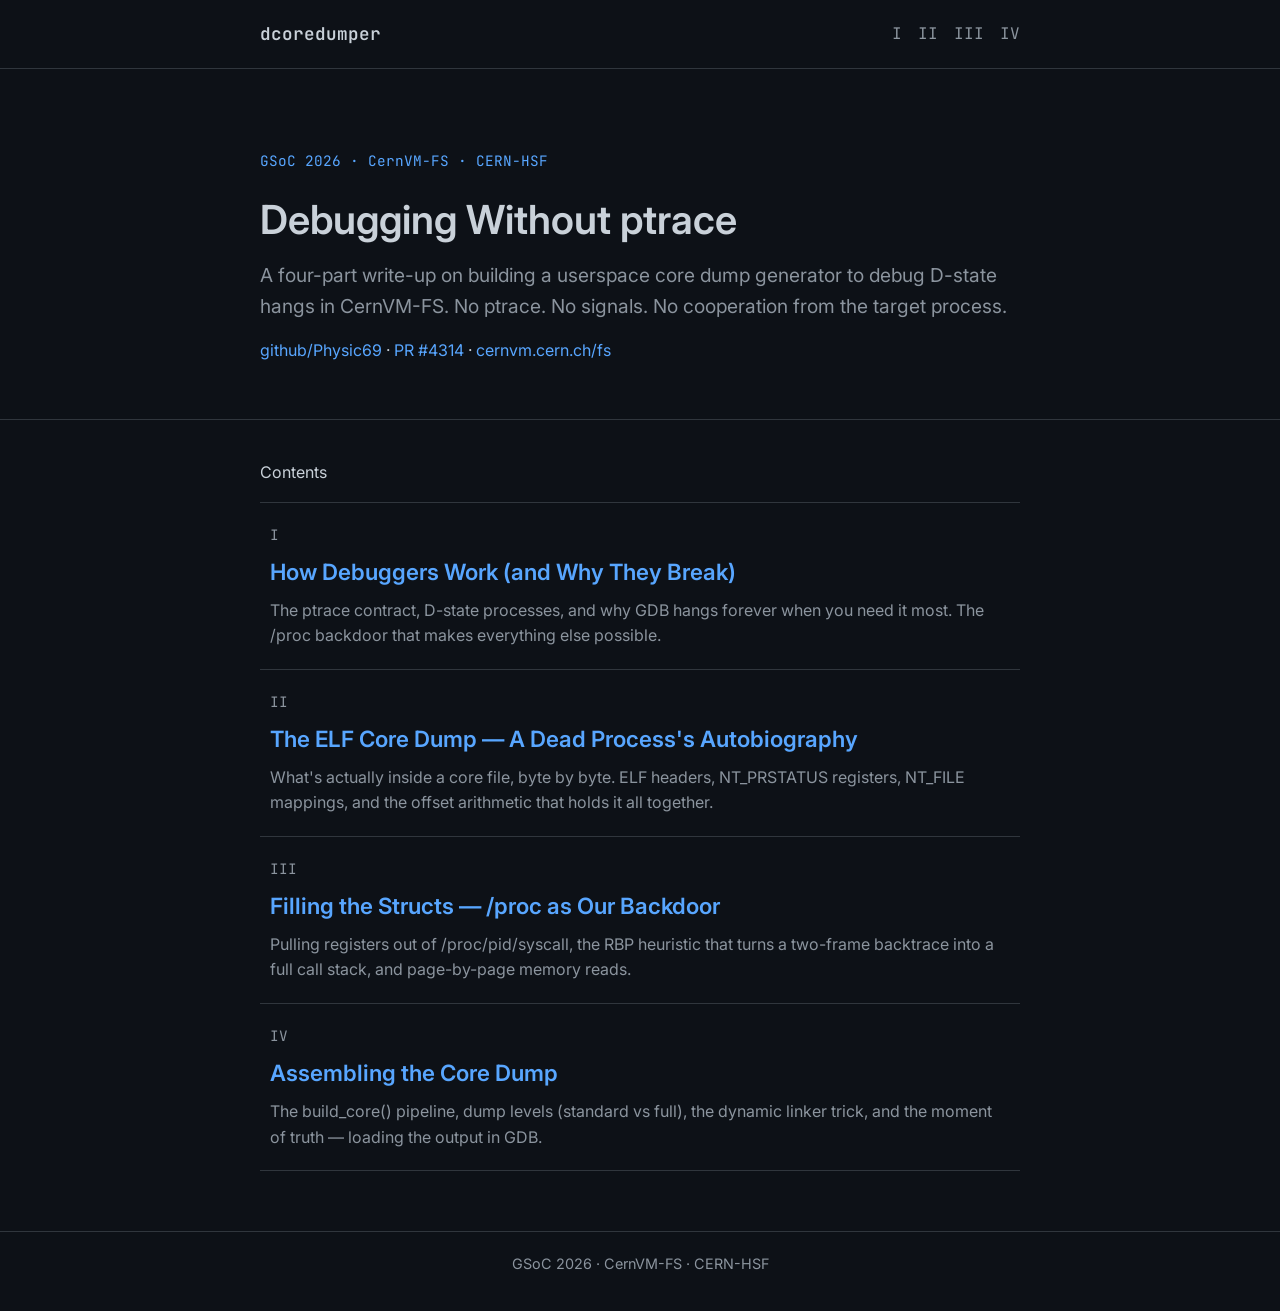
<file: index.html>
<!DOCTYPE html>
<html lang="en">
<head>
  <meta charset="UTF-8">
  <meta name="viewport" content="width=device-width, initial-scale=1.0">
  <title>Debugging Without ptrace</title>
  <meta name="description" content="How we built a userspace core dump generator to debug D-state hangs in CernVM-FS — a GSoC 2026 project.">
  <link rel="stylesheet" href="style.css">
</head>
<body>

<header class="site-header">
  <div class="container">
    <a href="index.html" class="logo"><span>dcoredumper</span></a>
    <nav class="site-nav">
      <a href="part1.html">I</a>
      <a href="part2.html">II</a>
      <a href="part3.html">III</a>
      <a href="part4.html">IV</a>
    </nav>
  </div>
</header>

<main>
  <section class="hero">
    <div class="container">
      <p class="kicker">GSoC 2026 · CernVM-FS · CERN-HSF</p>
      <h1>Debugging Without ptrace</h1>
      <p class="subtitle">A four-part write-up on building a userspace core dump generator to debug D-state hangs in CernVM-FS. No ptrace. No signals. No cooperation from the target process.</p>
      <p class="author"><a href="https://github.com/Physic69">github/Physic69</a> · <a href="https://github.com/cvmfs/cvmfs/pull/4314">PR #4314</a> · <a href="https://cernvm.cern.ch/fs/">cernvm.cern.ch/fs</a></p>
    </div>
  </section>

  <section class="container parts-toc">
    <p class="toc-heading">Contents</p>

    <a href="part1.html" class="part-entry">
      <div class="part-num">I</div>
      <div class="part-title">How Debuggers Work (and Why They Break)</div>
      <div class="part-desc">The ptrace contract, D-state processes, and why GDB hangs forever when you need it most. The /proc backdoor that makes everything else possible.</div>
    </a>

    <a href="part2.html" class="part-entry">
      <div class="part-num">II</div>
      <div class="part-title">The ELF Core Dump — A Dead Process's Autobiography</div>
      <div class="part-desc">What's actually inside a core file, byte by byte. ELF headers, NT_PRSTATUS registers, NT_FILE mappings, and the offset arithmetic that holds it all together.</div>
    </a>

    <a href="part3.html" class="part-entry">
      <div class="part-num">III</div>
      <div class="part-title">Filling the Structs — /proc as Our Backdoor</div>
      <div class="part-desc">Pulling registers out of /proc/pid/syscall, the RBP heuristic that turns a two-frame backtrace into a full call stack, and page-by-page memory reads.</div>
    </a>

    <a href="part4.html" class="part-entry">
      <div class="part-num">IV</div>
      <div class="part-title">Assembling the Core Dump</div>
      <div class="part-desc">The build_core() pipeline, dump levels (standard vs full), the dynamic linker trick, and the moment of truth — loading the output in GDB.</div>
    </a>
  </section>
</main>

<footer class="site-footer">
  <div class="container">
    <p>GSoC 2026 · CernVM-FS · CERN-HSF</p>
  </div>
</footer>

</body>
</html>
</file>
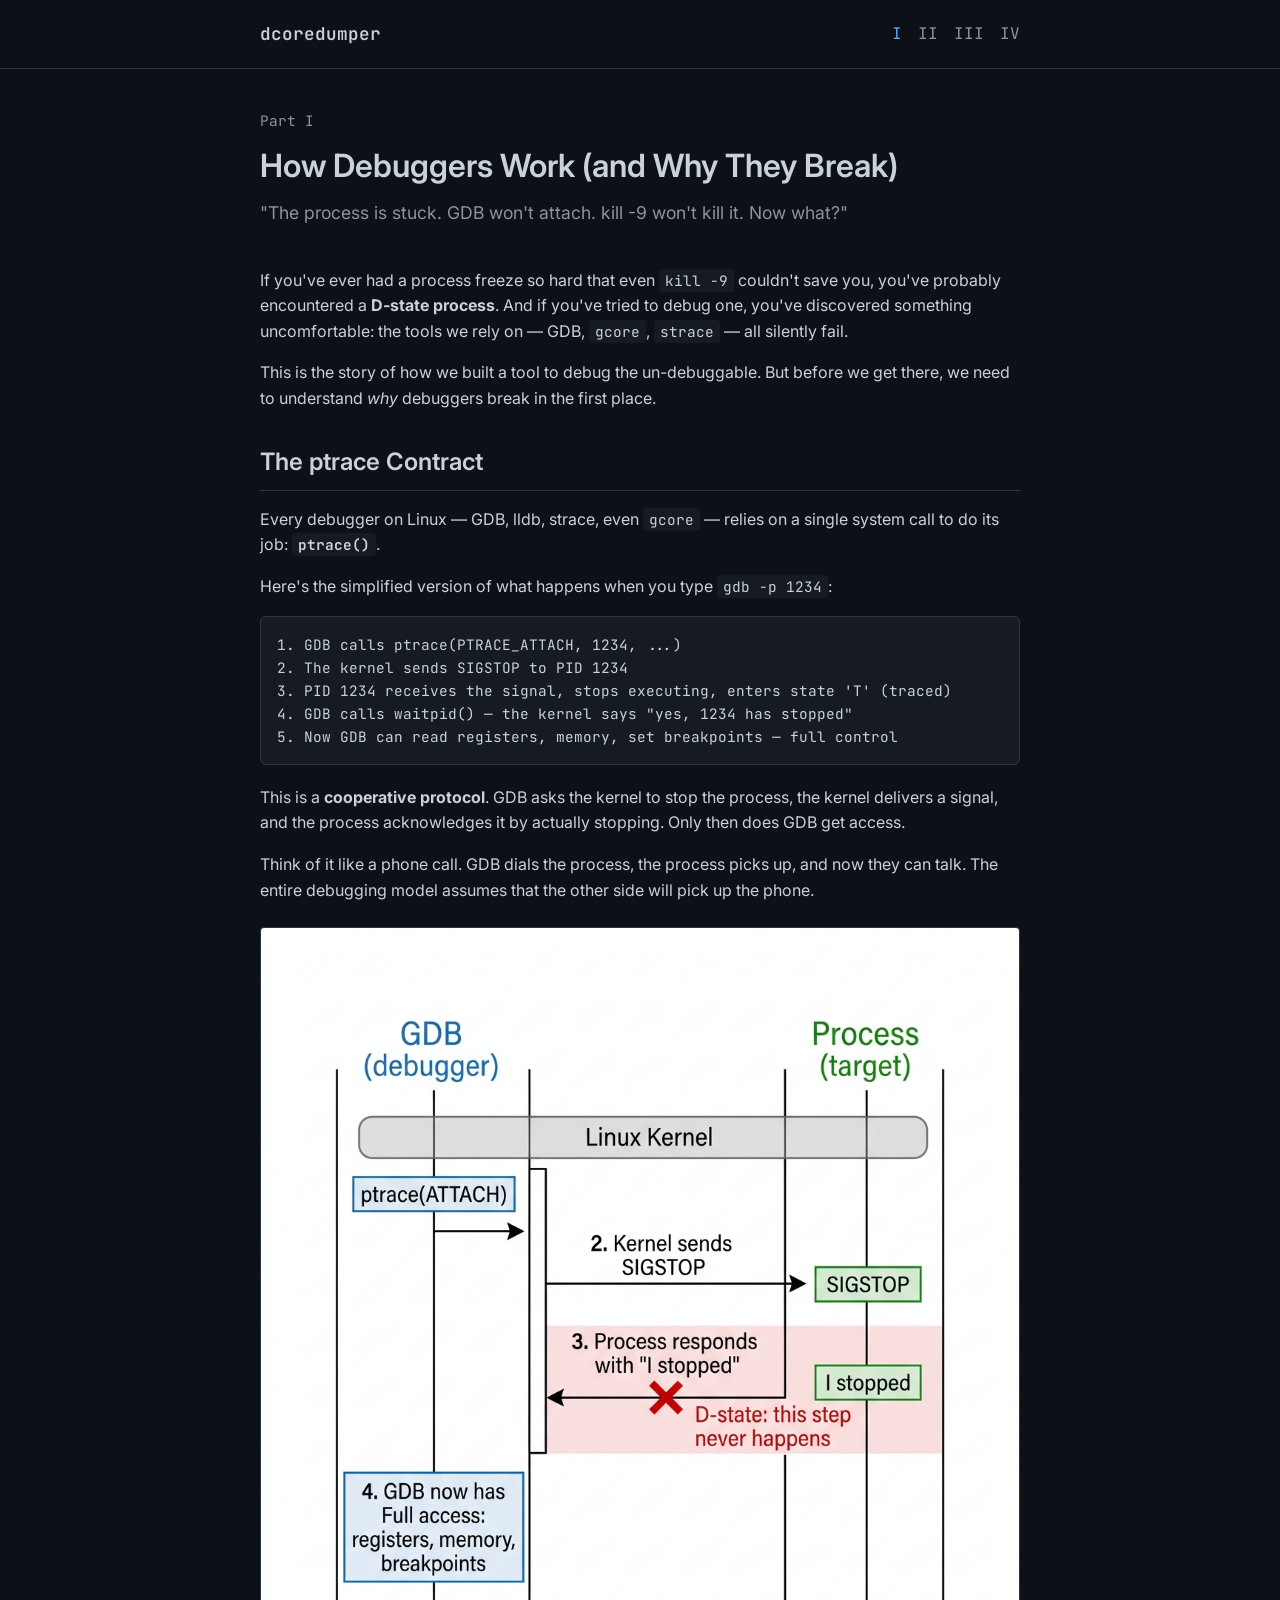
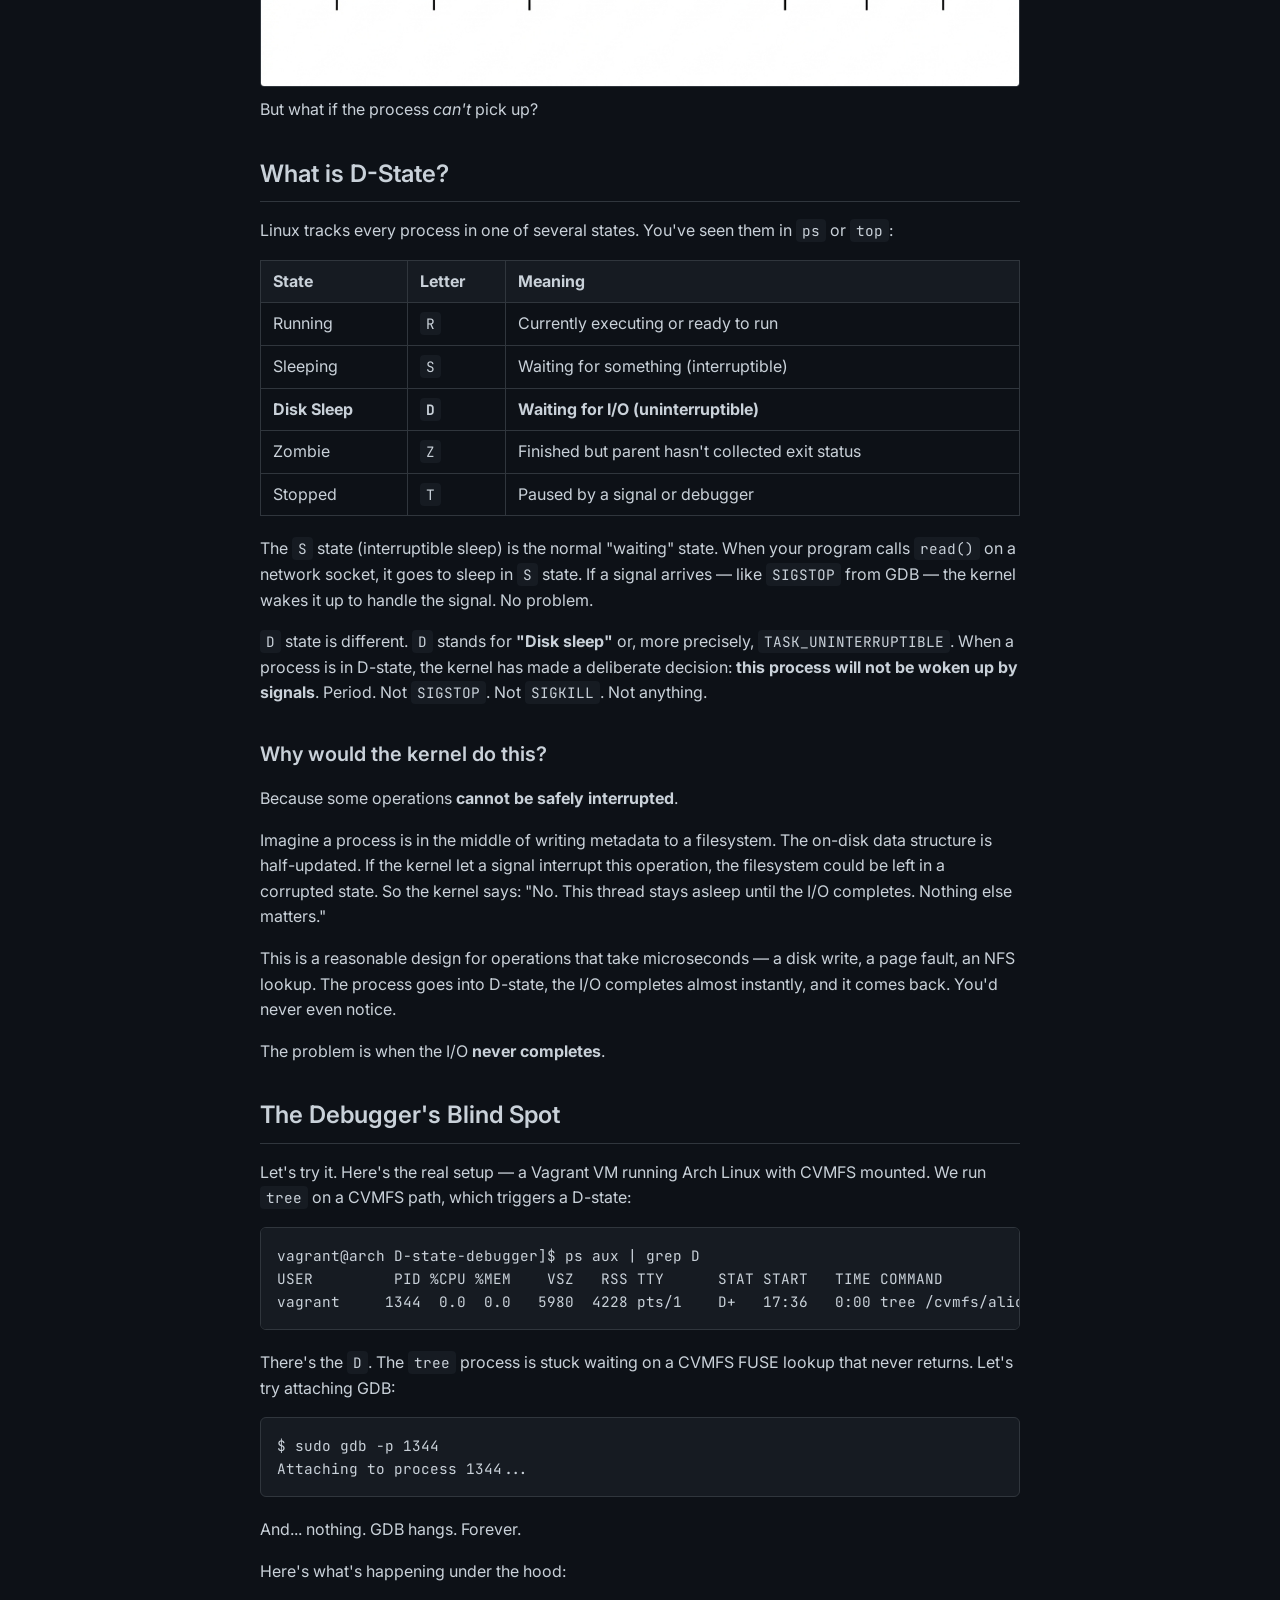
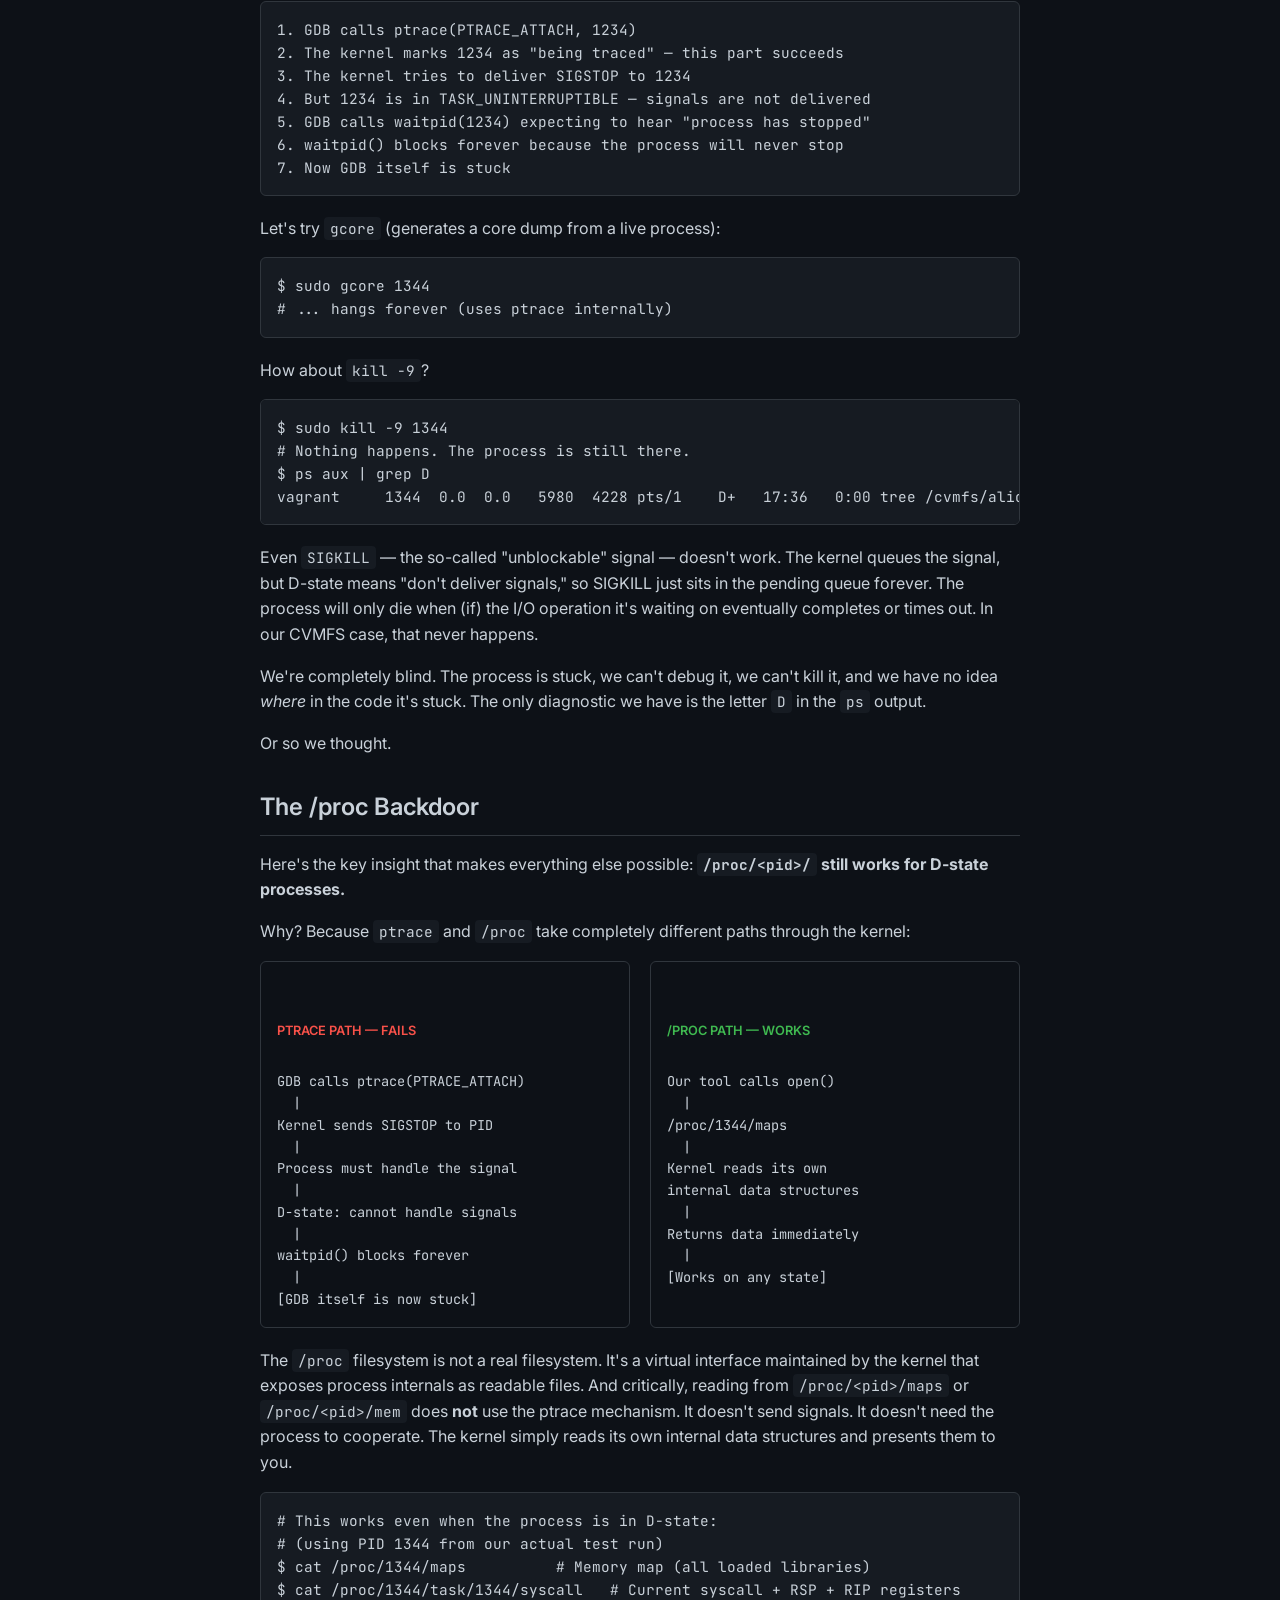
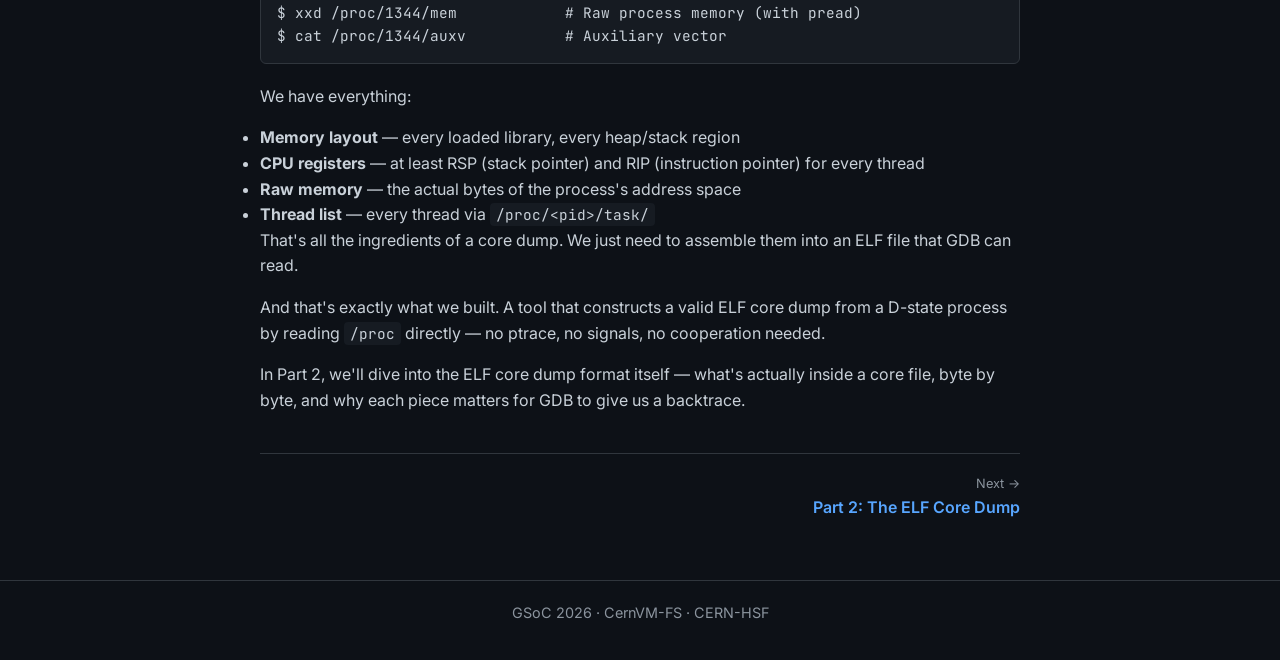
<file: part1.html>
<!DOCTYPE html>
<html lang="en">
<head>
  <meta charset="UTF-8">
  <meta name="viewport" content="width=device-width, initial-scale=1.0">
  <title>Part I: How Debuggers Work (and Why They Break)</title>
  <meta name="description" content="&quot;The process is stuck. GDB won't attach. kill -9 won't kill it. Now what?&quot;">
  <link rel="stylesheet" href="style.css">
</head>
<body>

<header class="site-header">
  <div class="container">
    <a href="index.html" class="logo"><span>dcoredumper</span></a>
    <nav class="site-nav">
      <a href="part1.html" class="active">I</a>
      <a href="part2.html">II</a>
      <a href="part3.html">III</a>
      <a href="part4.html">IV</a>
    </nav>
  </div>
</header>

<main class="article">
  <div class="container">

    <div class="article-meta">
      <div class="part-label">Part I</div>
      <h1>How Debuggers Work (and Why They Break)</h1>
      <p class="article-subtitle">"The process is stuck. GDB won't attach. kill -9 won't kill it. Now what?"</p>
    </div>

    <p>If you&#39;ve ever had a process freeze so hard that even <code>kill -9</code> couldn&#39;t save you, you&#39;ve probably encountered a <strong>D-state process</strong>. And if you&#39;ve tried to debug one, you&#39;ve discovered something uncomfortable: the tools we rely on — GDB, <code>gcore</code>, <code>strace</code> — all silently fail.</p>
<p>This is the story of how we built a tool to debug the un-debuggable. But before we get there, we need to understand <em>why</em> debuggers break in the first place.</p>
<h2>The ptrace Contract</h2>
<p>Every debugger on Linux — GDB, lldb, strace, even <code>gcore</code> — relies on a single system call to do its job: <strong><code>ptrace()</code></strong>.</p>
<p>Here&#39;s the simplified version of what happens when you type <code>gdb -p 1234</code>:</p>
<pre><code class="language-">1. GDB calls ptrace(PTRACE_ATTACH, 1234, ...)
2. The kernel sends SIGSTOP to PID 1234
3. PID 1234 receives the signal, stops executing, enters state 'T' (traced)
4. GDB calls waitpid() — the kernel says "yes, 1234 has stopped"
5. Now GDB can read registers, memory, set breakpoints — full control</code></pre><p>This is a <strong>cooperative protocol</strong>. GDB asks the kernel to stop the process, the kernel delivers a signal, and the process acknowledges it by actually stopping. Only then does GDB get access.</p>
<p>Think of it like a phone call. GDB dials the process, the process picks up, and now they can talk. The entire debugging model assumes that the other side will pick up the phone.</p>
<p><img src="images/ptrace_handshake.png" alt="" loading="lazy">
<p class="img-caption"></p></p>
<p>But what if the process <em>can&#39;t</em> pick up?</p>
<h2>What is D-State?</h2>
<p>Linux tracks every process in one of several states. You&#39;ve seen them in <code>ps</code> or <code>top</code>:</p>
<table>
<thead>
<tr>
<th>State</th>
<th>Letter</th>
<th>Meaning</th>
</tr>
</thead>
<tbody><tr>
<td>Running</td>
<td><code>R</code></td>
<td>Currently executing or ready to run</td>
</tr>
<tr>
<td>Sleeping</td>
<td><code>S</code></td>
<td>Waiting for something (interruptible)</td>
</tr>
<tr>
<td><strong>Disk Sleep</strong></td>
<td><strong><code>D</code></strong></td>
<td><strong>Waiting for I/O (uninterruptible)</strong></td>
</tr>
<tr>
<td>Zombie</td>
<td><code>Z</code></td>
<td>Finished but parent hasn&#39;t collected exit status</td>
</tr>
<tr>
<td>Stopped</td>
<td><code>T</code></td>
<td>Paused by a signal or debugger</td>
</tr>
</tbody></table>
<p>The <code>S</code> state (interruptible sleep) is the normal &quot;waiting&quot; state. When your program calls <code>read()</code> on a network socket, it goes to sleep in <code>S</code> state. If a signal arrives — like <code>SIGSTOP</code> from GDB — the kernel wakes it up to handle the signal. No problem.</p>
<p><code>D</code> state is different. <code>D</code> stands for <strong>&quot;Disk sleep&quot;</strong> or, more precisely, <code>TASK_UNINTERRUPTIBLE</code>. When a process is in D-state, the kernel has made a deliberate decision: <strong>this process will not be woken up by signals</strong>. Period. Not <code>SIGSTOP</code>. Not <code>SIGKILL</code>. Not anything.</p>
<h3>Why would the kernel do this?</h3>
<p>Because some operations <strong>cannot be safely interrupted</strong>.</p>
<p>Imagine a process is in the middle of writing metadata to a filesystem. The on-disk data structure is half-updated. If the kernel let a signal interrupt this operation, the filesystem could be left in a corrupted state. So the kernel says: &quot;No. This thread stays asleep until the I/O completes. Nothing else matters.&quot;</p>
<p>This is a reasonable design for operations that take microseconds — a disk write, a page fault, an NFS lookup. The process goes into D-state, the I/O completes almost instantly, and it comes back. You&#39;d never even notice.</p>
<p>The problem is when the I/O <strong>never completes</strong>.</p>

<h2>The Debugger&#39;s Blind Spot</h2>
<p>Let&#39;s try it. Here&#39;s the real setup — a Vagrant VM running Arch Linux with CVMFS mounted. We run <code>tree</code> on a CVMFS path, which triggers a D-state:</p>
<pre><code class="language-bash">vagrant@arch D-state-debugger]$ ps aux | grep D
USER         PID %CPU %MEM    VSZ   RSS TTY      STAT START   TIME COMMAND
vagrant     1344  0.0  0.0   5980  4228 pts/1    D+   17:36   0:00 tree /cvmfs/alice.cern.ch</code></pre><p>There&#39;s the <code>D</code>. The <code>tree</code> process is stuck waiting on a CVMFS FUSE lookup that never returns. Let&#39;s try attaching GDB:</p>
<pre><code class="language-bash">$ sudo gdb -p 1344
Attaching to process 1344...</code></pre><p>And... nothing. GDB hangs. Forever.</p>
<p>Here&#39;s what&#39;s happening under the hood:</p>
<pre><code class="language-">1. GDB calls ptrace(PTRACE_ATTACH, 1234)
2. The kernel marks 1234 as "being traced" — this part succeeds
3. The kernel tries to deliver SIGSTOP to 1234
4. But 1234 is in TASK_UNINTERRUPTIBLE — signals are not delivered
5. GDB calls waitpid(1234) expecting to hear "process has stopped"
6. waitpid() blocks forever because the process will never stop
7. Now GDB itself is stuck</code></pre><p>Let&#39;s try <code>gcore</code> (generates a core dump from a live process):</p>
<pre><code class="language-bash">$ sudo gcore 1344
# ... hangs forever (uses ptrace internally)</code></pre><p>How about <code>kill -9</code>?</p>
<pre><code class="language-bash">$ sudo kill -9 1344
# Nothing happens. The process is still there.
$ ps aux | grep D
vagrant     1344  0.0  0.0   5980  4228 pts/1    D+   17:36   0:00 tree /cvmfs/alice.cern.ch</code></pre><p>Even <code>SIGKILL</code> — the so-called &quot;unblockable&quot; signal — doesn&#39;t work. The kernel queues the signal, but D-state means &quot;don&#39;t deliver signals,&quot; so SIGKILL just sits in the pending queue forever. The process will only die when (if) the I/O operation it&#39;s waiting on eventually completes or times out. In our CVMFS case, that never happens.</p>
<p>We&#39;re completely blind. The process is stuck, we can&#39;t debug it, we can&#39;t kill it, and we have no idea <em>where</em> in the code it&#39;s stuck. The only diagnostic we have is the letter <code>D</code> in the <code>ps</code> output.</p>
<p>Or so we thought.</p>
<h2>The /proc Backdoor</h2>
<p>Here&#39;s the key insight that makes everything else possible: <strong><code>/proc/&lt;pid&gt;/</code> still works for D-state processes.</strong></p>
<p>Why? Because <code>ptrace</code> and <code>/proc</code> take completely different paths through the kernel:</p>
<div class="compare">
  <div>
    <div class="heading fail">ptrace path — FAILS</div>
GDB calls ptrace(PTRACE_ATTACH)
  |
Kernel sends SIGSTOP to PID
  |
Process must handle the signal
  |
D-state: cannot handle signals
  |
waitpid() blocks forever
  |
[GDB itself is now stuck]</div>
  <div>
    <div class="heading ok">/proc path — WORKS</div>
Our tool calls open()
  |
/proc/1344/maps
  |
Kernel reads its own
internal data structures
  |
Returns data immediately
  |
[Works on any state]</div>
</div><p>The <code>/proc</code> filesystem is not a real filesystem. It&#39;s a virtual interface maintained by the kernel that exposes process internals as readable files. And critically, reading from <code>/proc/&lt;pid&gt;/maps</code> or <code>/proc/&lt;pid&gt;/mem</code> does <strong>not</strong> use the ptrace mechanism. It doesn&#39;t send signals. It doesn&#39;t need the process to cooperate. The kernel simply reads its own internal data structures and presents them to you.</p>
<pre><code class="language-bash"># This works even when the process is in D-state:
# (using PID 1344 from our actual test run)
$ cat /proc/1344/maps          # Memory map (all loaded libraries)
$ cat /proc/1344/task/1344/syscall   # Current syscall + RSP + RIP registers
$ xxd /proc/1344/mem            # Raw process memory (with pread)
$ cat /proc/1344/auxv           # Auxiliary vector</code></pre><p>We have everything:</p>
<ul>
<li><strong>Memory layout</strong> — every loaded library, every heap/stack region</li>
<li><strong>CPU registers</strong> — at least RSP (stack pointer) and RIP (instruction pointer) for every thread</li>
<li><strong>Raw memory</strong> — the actual bytes of the process&#39;s address space</li>
<li><strong>Thread list</strong> — every thread via <code>/proc/&lt;pid&gt;/task/</code></li>
</ul>
<p>That&#39;s all the ingredients of a core dump. We just need to assemble them into an ELF file that GDB can read.</p>
<p>And that&#39;s exactly what we built. A tool that constructs a valid ELF core dump from a D-state process by reading <code>/proc</code> directly — no ptrace, no signals, no cooperation needed.</p>
<p>In Part 2, we&#39;ll dive into the ELF core dump format itself — what&#39;s actually inside a core file, byte by byte, and why each piece matters for GDB to give us a backtrace.</p>


    <div class="article-nav"><div></div><a href="part2.html" class="next"><span class="dir">Next →</span><span class="title">Part 2: The ELF Core Dump</span></a></div>

  </div>
</main>

<footer class="site-footer">
  <div class="container"><p>GSoC 2026 · CernVM-FS · CERN-HSF</p></div>
</footer>

</body>
</html>
</file>
<file: style.css>
/* Minimal Developer Dark Mode */
@import url('https://fonts.googleapis.com/css2?family=Inter:wght@400;500;600&family=JetBrains+Mono:wght@400;500&display=swap');

:root {
  --bg: #0d1117;
  --bg-code: #161b22;
  --text: #c9d1d9;
  --text-muted: #8b949e;
  --accent: #58a6ff;
  --border: #30363d;
  --border-hover: #8b949e;
}

* { margin: 0; padding: 0; box-sizing: border-box; }

body {
  font-family: 'Inter', system-ui, -apple-system, sans-serif;
  background: var(--bg);
  color: var(--text);
  line-height: 1.6;
  font-size: 16px;
  -webkit-font-smoothing: antialiased;
}

.container {
  max-width: 800px;
  margin: 0 auto;
  padding: 0 20px;
}

/* Header */
.site-header {
  border-bottom: 1px solid var(--border);
  padding: 20px 0;
  margin-bottom: 40px;
}
.site-header .container {
  display: flex;
  justify-content: space-between;
  align-items: center;
}
.logo {
  font-family: 'JetBrains Mono', monospace;
  font-weight: 600;
  color: var(--text);
  text-decoration: none;
  font-size: 1.1rem;
}
.site-nav { display: flex; gap: 16px; }
.site-nav a {
  color: var(--text-muted);
  text-decoration: none;
  font-family: 'JetBrains Mono', monospace;
}
.site-nav a:hover, .site-nav a.active {
  color: var(--accent);
}

/* Typography */
h1, h2, h3, h4 {
  color: #c9d1d9;
  font-weight: 600;
  margin-bottom: 16px;
  margin-top: 32px;
}
h1 { font-size: 2rem; margin-top: 0; margin-bottom: 8px;}
h2 { font-size: 1.5rem; border-bottom: 1px solid var(--border); padding-bottom: 8px; }
h3 { font-size: 1.25rem; }
p { margin-bottom: 16px; }
a { color: var(--accent); text-decoration: none; }
a:hover { text-decoration: underline; }

.article-meta { margin-bottom: 40px; }
.part-label { font-family: 'JetBrains Mono', monospace; color: var(--text-muted); font-size: 0.9rem; margin-bottom: 8px; }
.article-subtitle { color: var(--text-muted); font-size: 1.1rem; margin-top: 8px;}

/* Code */
pre, code {
  font-family: 'JetBrains Mono', monospace;
  font-size: 0.9rem;
}
code {
  background: var(--bg-code);
  padding: 2px 6px;
  border-radius: 4px;
}
pre {
  background: var(--bg-code);
  padding: 16px;
  border-radius: 6px;
  overflow-x: auto;
  border: 1px solid var(--border);
  margin-bottom: 20px;
}
pre code {
  background: transparent;
  padding: 0;
}
pre.diagram {
  border: 1px dashed var(--border);
  background: transparent;
  font-size: 0.8rem;
  line-height: 1.2;
}

/* Nav */
.article-nav {
  display: flex;
  justify-content: space-between;
  border-top: 1px solid var(--border);
  padding-top: 20px;
  margin-top: 40px;
}
.article-nav a {
  display: flex;
  flex-direction: column;
}
.article-nav .next { text-align: right; }
.article-nav .dir { color: var(--text-muted); font-size: 0.8rem; }
.article-nav .title { font-weight: 600; font-size: 1rem; }

/* Home Table of Contents */
.hero { padding: 40px 0; border-bottom: 1px solid var(--border); margin-bottom: 40px; }
.hero h1 { font-size: 2.5rem; }
.hero .subtitle { color: var(--text-muted); font-size: 1.2rem; }
.hero .kicker { color: var(--accent); font-family: 'JetBrains Mono', monospace; font-size: 0.9rem; margin-bottom: 16px;}
.part-entry {
  display: block;
  padding: 20px 10px;
  border-bottom: 1px solid var(--border);
  text-decoration: none;
  color: var(--text);
}
.part-entry:first-of-type { border-top: 1px solid var(--border); }
.part-entry:hover {
  background: var(--bg-code);
}
.part-num { font-family: 'JetBrains Mono', monospace; color: var(--text-muted); font-size: 0.9rem; margin-bottom: 8px; }
.part-title { font-size: 1.4rem; font-weight: 600; margin-bottom: 8px; color: var(--accent); }
.part-desc { color: var(--text-muted); }

/* Table */
table { width: 100%; border-collapse: collapse; margin-bottom: 20px; }
th, td { border: 1px solid var(--border); padding: 8px 12px; text-align: left; }
th { background: var(--bg-code); }

/* Footer */
.site-footer {
  border-top: 1px solid var(--border);
  padding: 20px 0;
  text-align: center;
  color: var(--text-muted);
  font-size: 0.9rem;
  margin-top: 60px;
}

/* Compare */
.compare { display: grid; grid-template-columns: 1fr 1fr; gap: 20px; margin-bottom: 20px;}
.compare > div { border: 1px solid var(--border); padding: 16px; border-radius: 6px; font-family: 'JetBrains Mono', monospace; font-size: 0.85rem; white-space: pre-wrap;}
.compare .heading { font-family: 'Inter', sans-serif; font-weight: 600; margin-bottom: 8px; text-transform: uppercase; font-size: 0.8rem;}
.compare .fail { color: #f85149; }
.compare .ok { color: #3fb950; }

/* Diagram & Image Captions */
.diagram-caption, .img-caption {
  text-align: center;
  font-size: 0.85rem;
  color: var(--text-muted);
  font-style: italic;
  margin-top: -10px;
  margin-bottom: 20px;
}

/* Images */
img {
  max-width: 100%;
  height: auto;
  display: block;
  margin: 24px auto 12px auto;
  border: 1px solid var(--border);
  border-radius: 4px;
}
</file>
